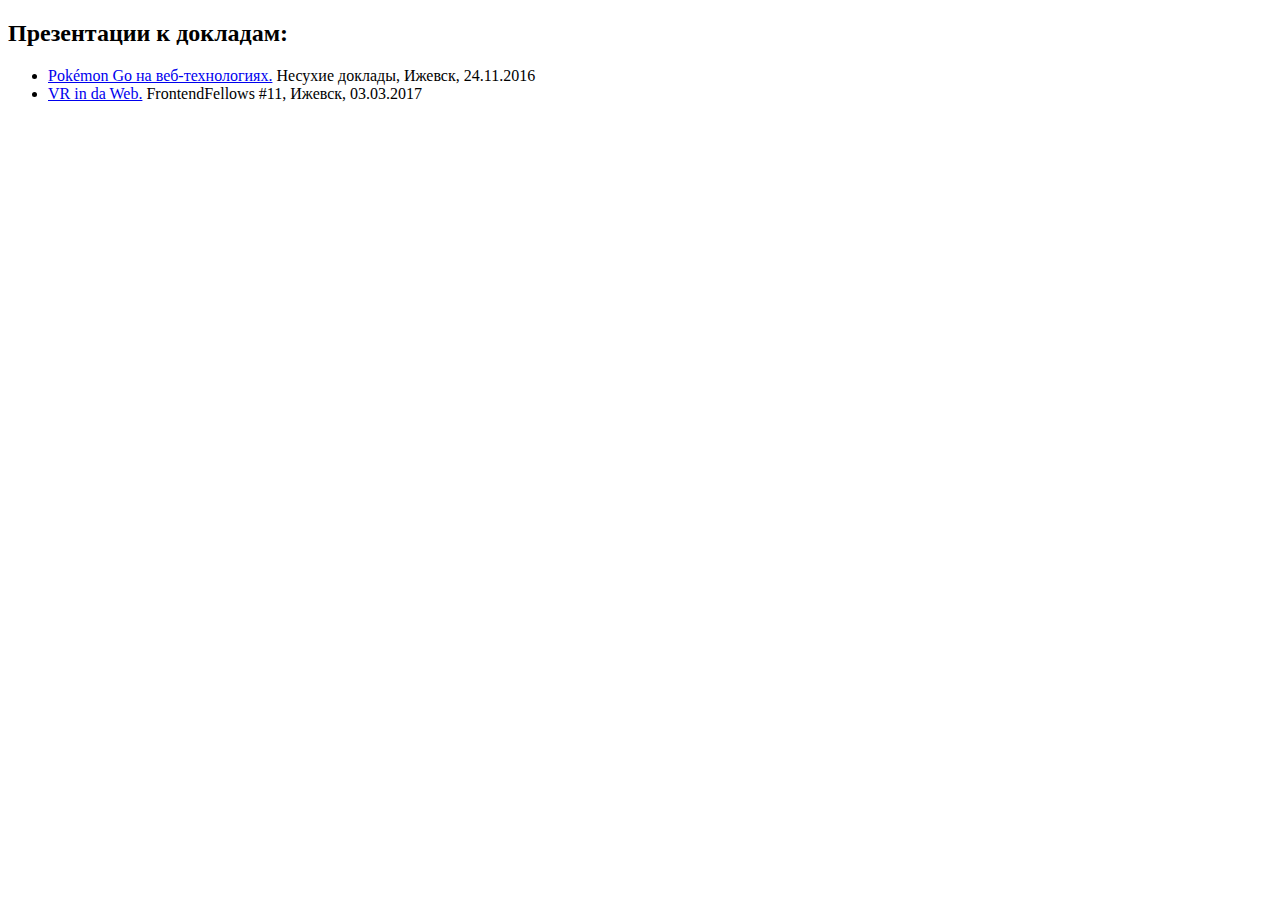
<file: index.html>
<!DOCTYPE html>
<html lang="en">
<head>
    <meta charset="UTF-8">
    <title>agegorin.github.io</title>
</head>
<body>
    <h2>Презентации к докладам:</h2>
    <ul>
        <li><a href="/web-poke-go-pres">Pokémon Go на веб-технологиях.</a> Несухие доклады, Ижевск, 24.11.2016</li>
        <li><a href="/vr-in-da-web">VR in da Web.</a> FrontendFellows #11, Ижевск, 03.03.2017</li>
    </ul>
</body>
</html>
</file>
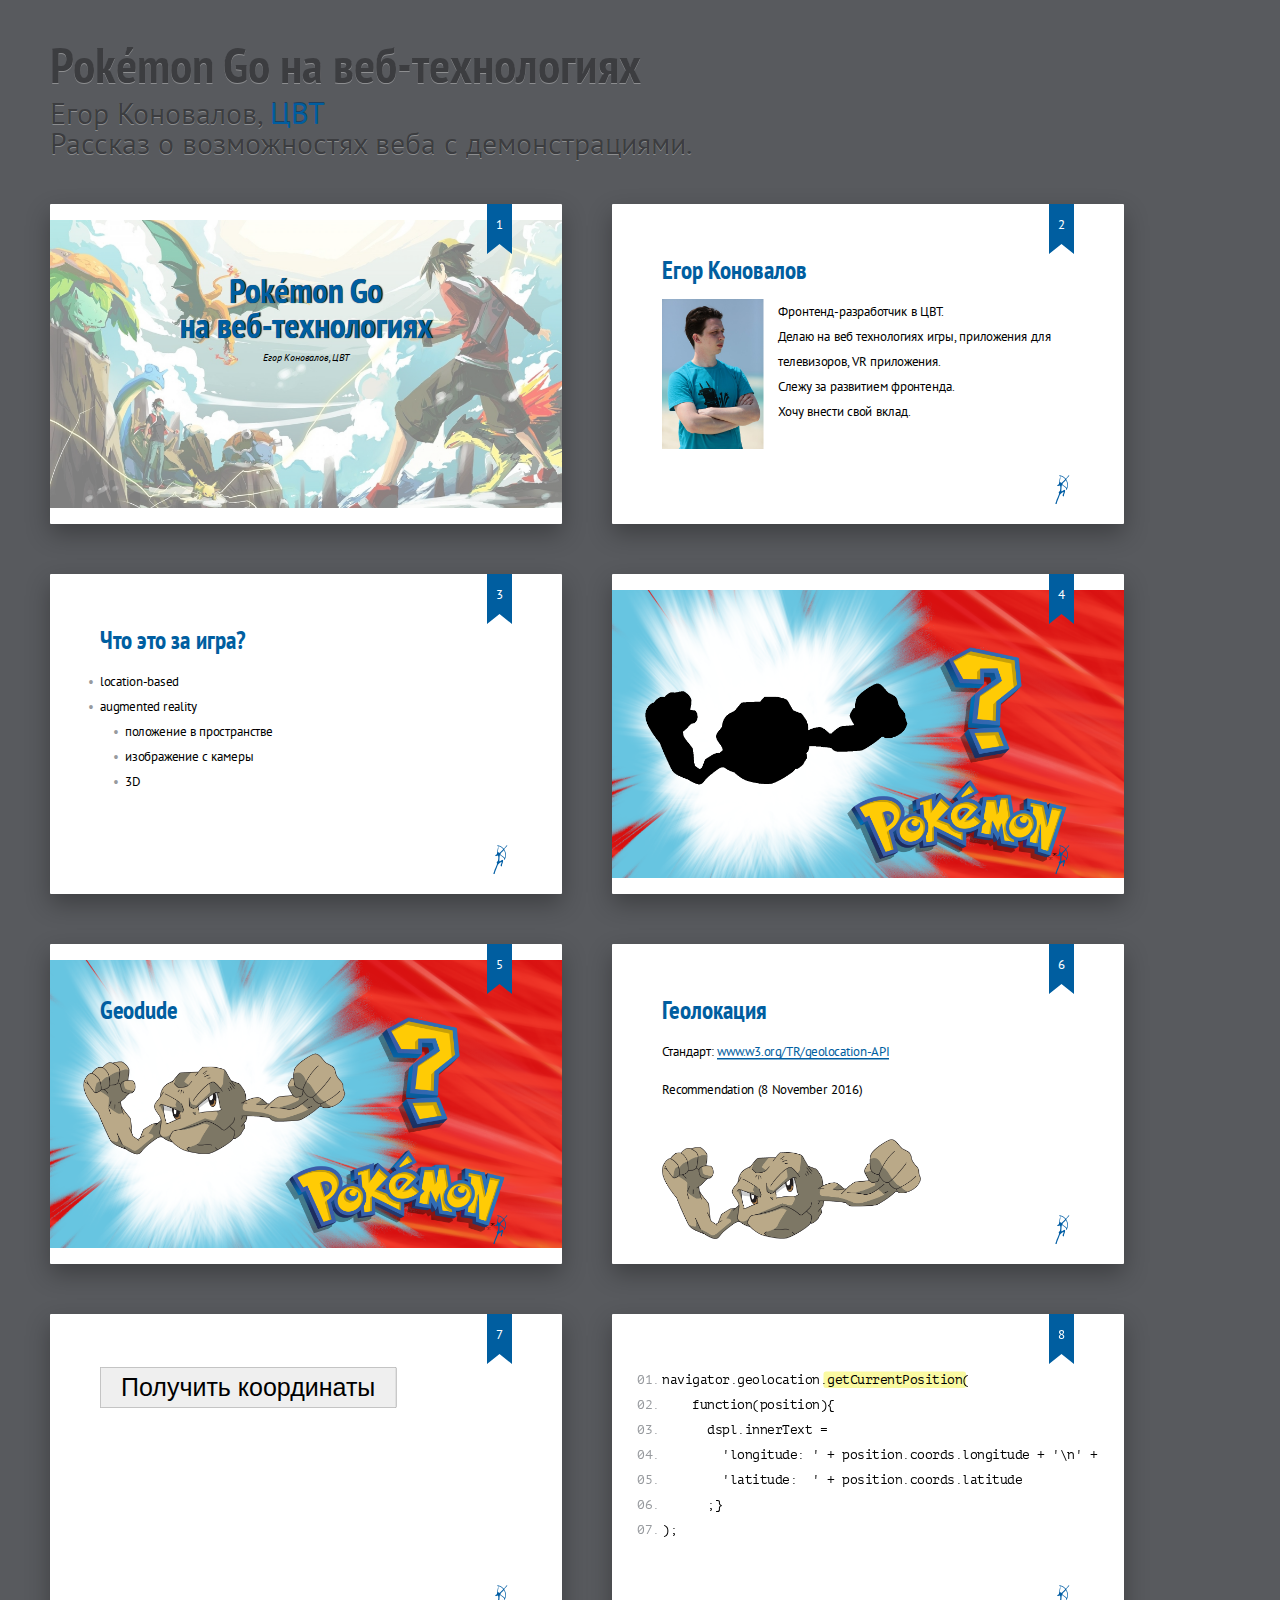
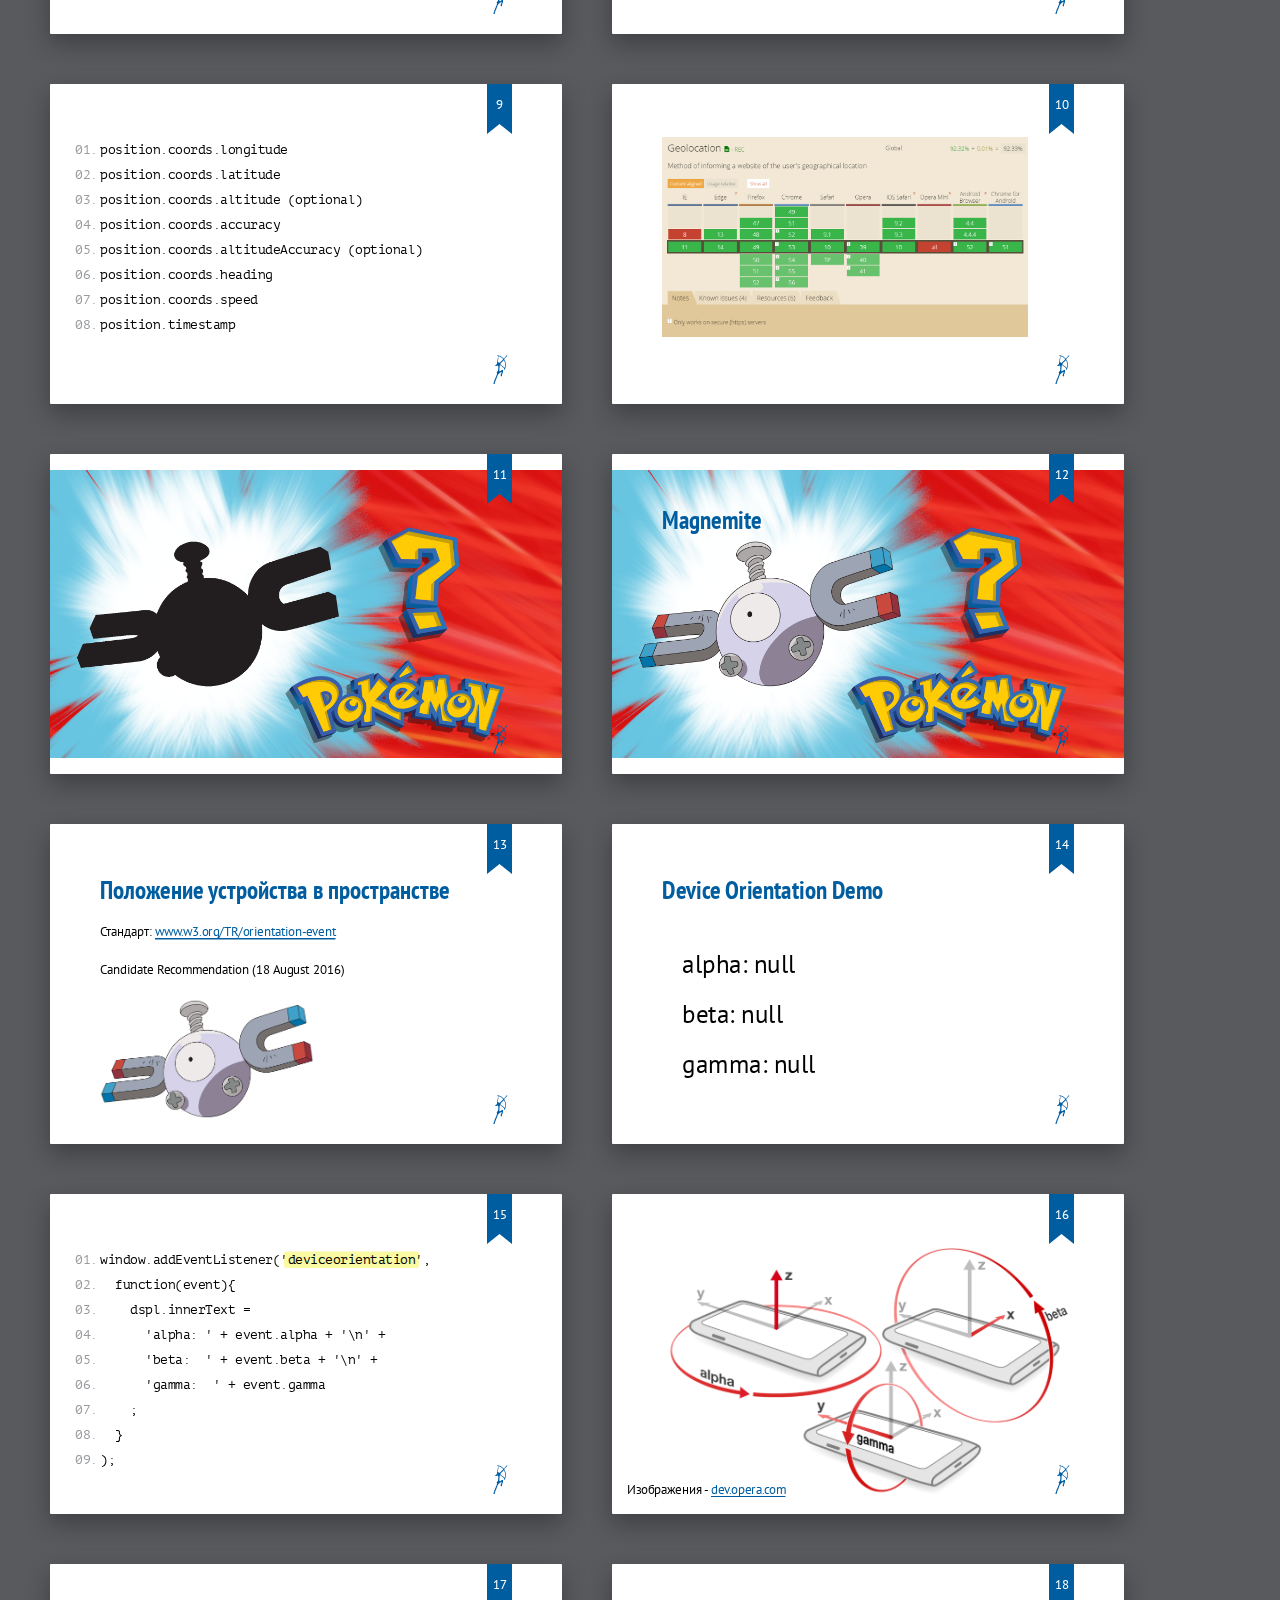
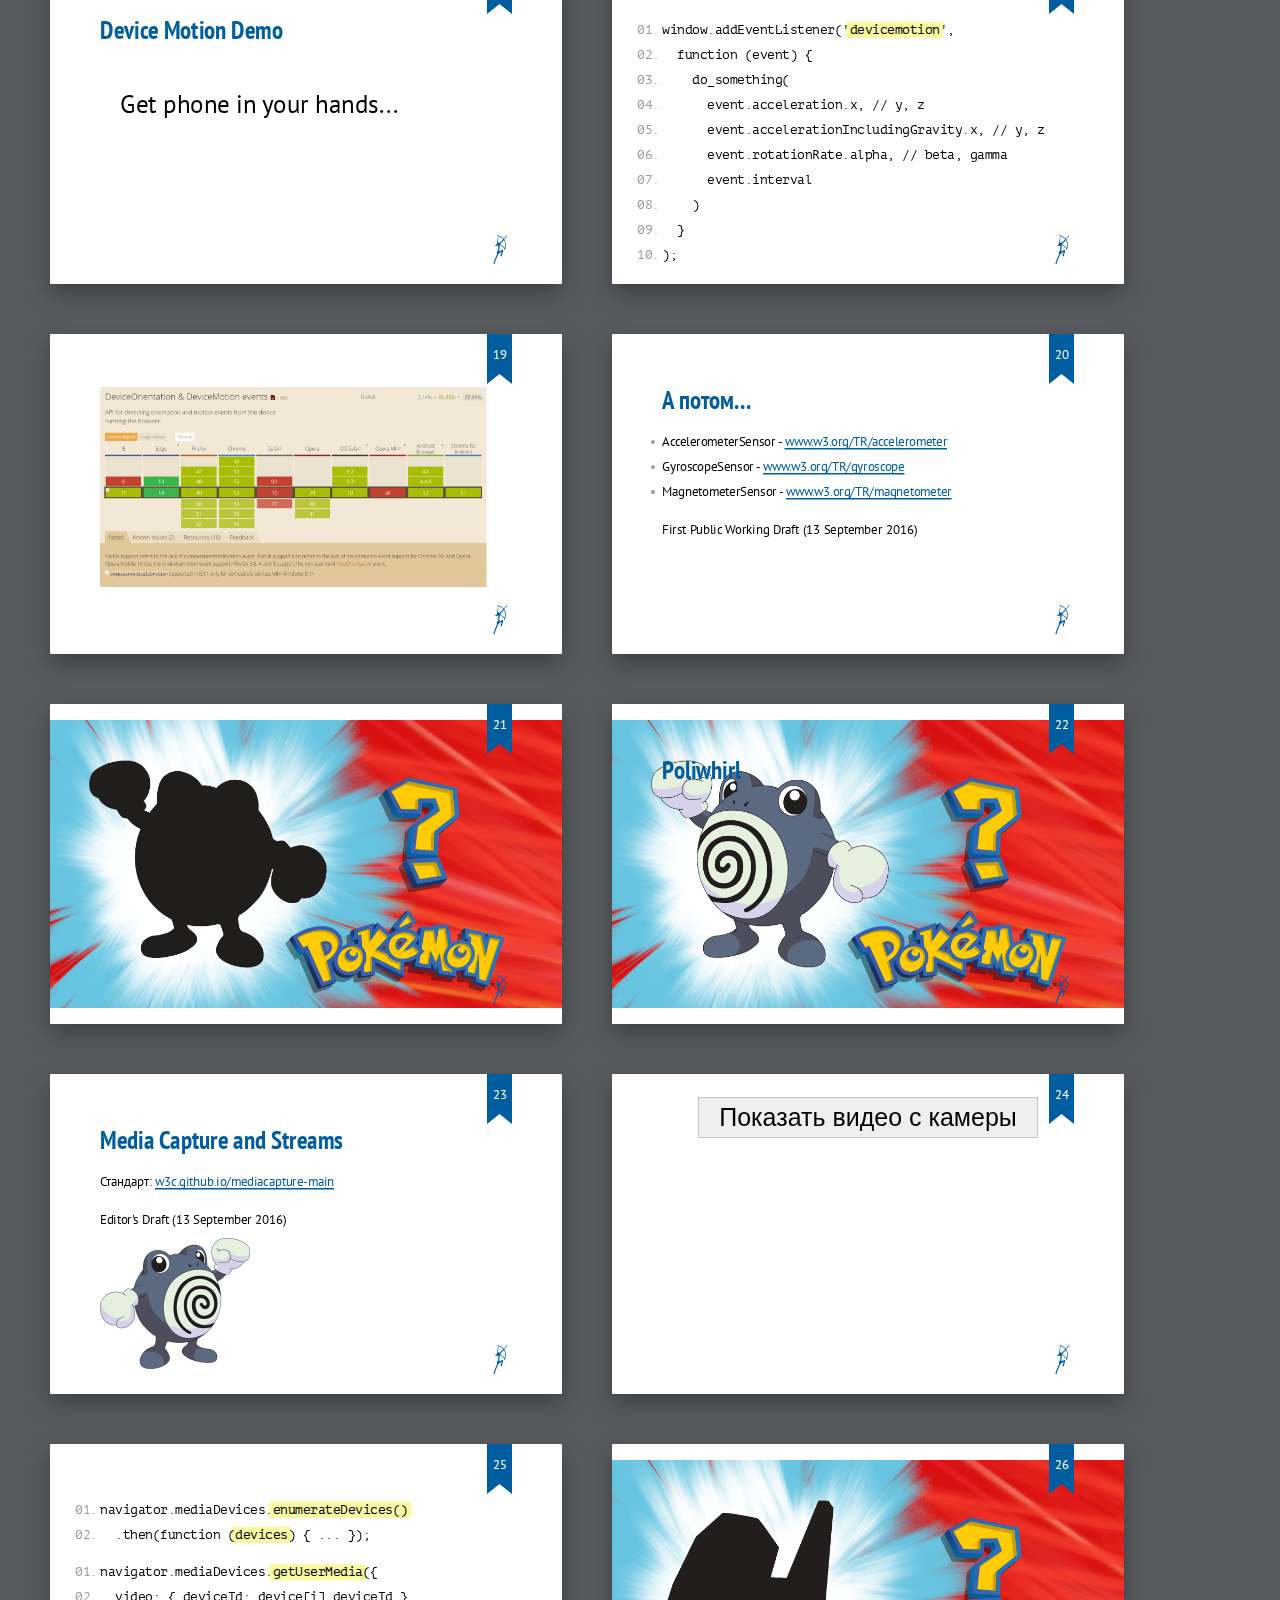
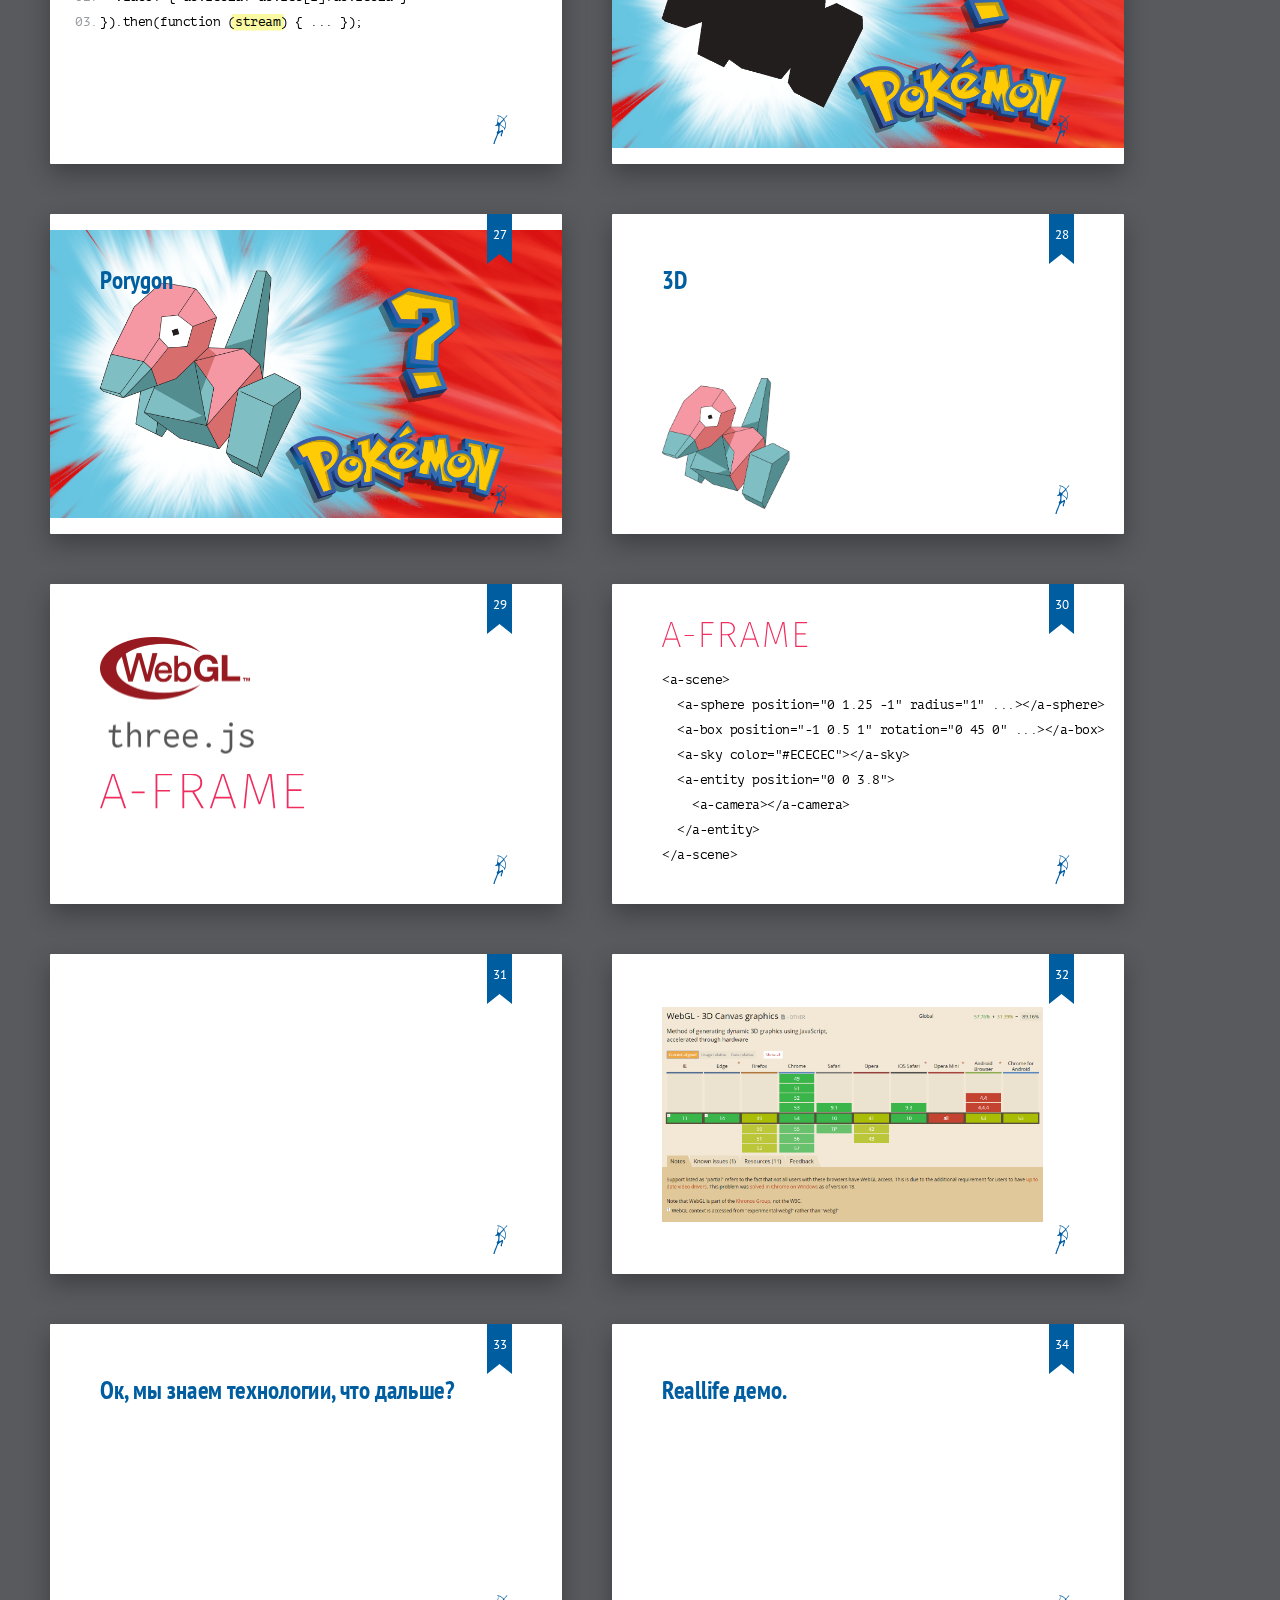
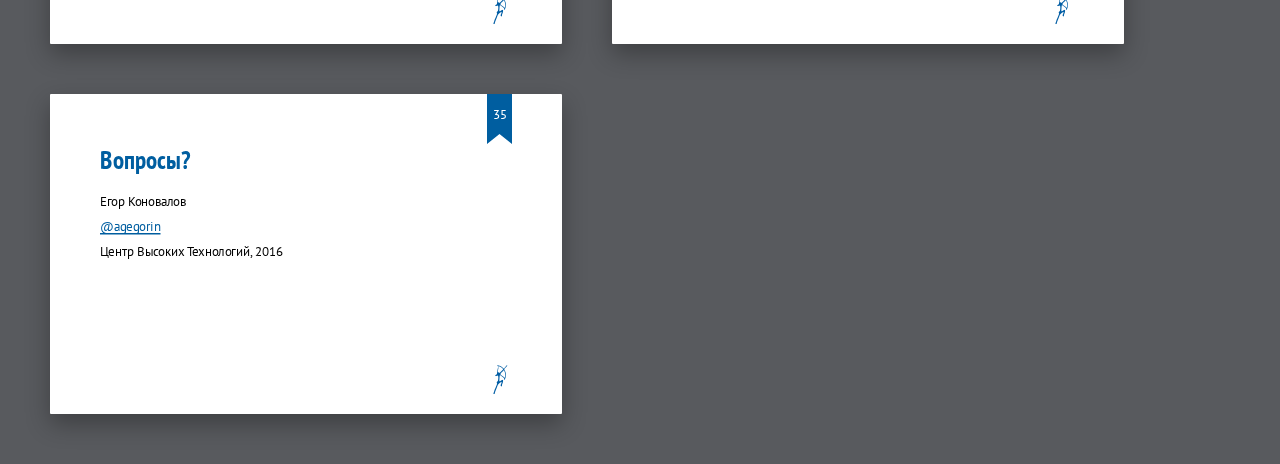
<file: web-poke-go-pres/index.html>
<!DOCTYPE html>
<html lang="en">
<head>
    <title>Pokémon Go на веб-технологиях</title>
    <meta charset="utf-8">
    <meta http-equiv="x-ua-compatible" content="ie=edge">
    <meta name="viewport" content="width=device-width, initial-scale=1">
    <link rel="stylesheet" href="css/screen-16x10.css">
</head>
<body class="shower list">
    <header class="caption">
        <h1>Pokémon Go на веб-технологиях</h1>
        <p>Егор Коновалов, <a href="http://www.htc-cs.ru/">ЦВТ</a></p>
        <p>Рассказ о возможностях веба с демонстрациями.</p>
    </header>
    <section class="slide" id="cover">
        <h2>Pokémon Go<br/>на веб-технологиях</h2>
        <p>Егор Коновалов, ЦВТ</p>
        <img src="pictures/cover.jpg" alt="" class="cover">
        <style>
            #cover h2 {
                margin: 30px 0 0;
                color: #005EA0;
                text-shadow: #000 1px 1px 2px, #fff -1px -1px 2px;
                text-align: center;
                font-size: 70px;
            }

            #cover p {
                margin: 10px 0 0;
                text-align: center;
                color: #000;
                font-style: italic;
                font-size: 20px;
            }

            #cover p a {
                color: #FFF;
            }

            #cover img {
                opacity: .5;
            }

            #cover::before{
                background: none;
            }
        </style>
    </section>
    <section class="slide" id="who_am_i">
        <h2>Егор Коновалов</h2>
        <img src="pictures/agegorin.jpg" height="300" />
        <ul>
            <li>Фронтенд-разработчик в ЦВТ.</li>
            <li>Делаю на веб технологиях игры, приложения для телевизоров, VR приложения.</li>
            <li>Слежу за развитием фронтенда.</li>
            <li>Хочу внести свой вклад.</li>
        </ul>
        <style>
            #who_am_i img {
                float: left;
                margin-right: 30px;
            }
            #who_am_i li:before {
                content: '';
            }
        </style>
    </section>
    <section class="slide" id="what_is_pokemon_go">
        <h2>Что это за игра?</h2>
        <ul>
            <li>location-based</li>
            <li>augmented reality</li>
            <ul class="next">
                <li>положение в пространстве</li>
                <li>изображение с камеры</li>
                <li>3D</li>
            </ul>
        </ul>
    </section>
    <section class="slide" id="whatthe-geo">
        <img src="pictures/whatthe-geodude.png" alt class="cover"/>
    </section>
    <section class="slide" id="whatthe-geo-view">
        <h2 class="next">Geodude</h2>
        <img src="pictures/whatthe-geodude-view.png" alt class="cover"/>
    </section>
    <section class="slide" id="geolocation">
        <h2>Геолокация</h2>
        <p>Стандарт: <a href="https://www.w3.org/TR/geolocation-API/">www.w3.org/TR/geolocation-API</a></p>
        <p>Recommendation (8 November 2016)</p>
        <img src="pictures/geodude.png" height="200" alt="Geodude" />
        <style>
            #geolocation img {
                position: absolute;
                bottom: 50px;
                left: 100px;
            }
        </style>
    </section>
    <section class="slide" id="geolocation-demo">
        <input type="button" class="btn js-geo-show" value="Получить координаты" />
        <p class="result js-geo-display"></p>
        <script>
          (function(){
            var shw = document.querySelector('.js-geo-show');
            var dspl = document.querySelector('.js-geo-display');

            shw.addEventListener('click',function () {
              if( !navigator.geolocation ) {
                dspl.innerText = 'Geolocation не поддерживается';
                return;
              }

              navigator.geolocation.getCurrentPosition(
                function(position){
                  dspl.innerText =
                    'longitude: ' + position.coords.longitude + '\n' +
                    'latitude:  ' + position.coords.latitude
                  ;
                },
                function(error){
                  dspl.innerText = 'Error: ' + JSON.stringify(error);
                }
              );
            });
          })();
        </script>
        <style>
            #geolocation-demo .btn{
                font-size: 2em;
                padding: 10px 40px;
            }
            #geolocation-demo .result{
                padding: 40px;
                font-size: 2em;
            }
        </style>
    </section>
    <section class="slide" id="geolocation-code">
        <pre>
            <code>navigator.geolocation.<mark>getCurrentPosition</mark>(</code>
            <code>    function(position){</code>
            <code>      dspl.innerText =</code>
            <code>        'longitude: ' + position.coords.longitude + '\n' +</code>
            <code>        'latitude:  ' + position.coords.latitude</code>
            <code>      ;}</code>
            <code>);</code>
        </pre>
    </section>
    <section class="slide" id="geolocation-additional">
        <pre>
            <code>position.coords.longitude</code>
            <code>position.coords.latitude</code>
            <code>position.coords.altitude (optional)</code>
            <code>position.coords.accuracy</code>
            <code>position.coords.altitudeAccuracy (optional)</code>
            <code>position.coords.heading</code>
            <code>position.coords.speed</code>
            <code>position.timestamp</code>
        </pre>
    </section>
    <section class="slide" id="geolocation-support">
        <img src="pictures/geolocation-support.png" height="400" />
    </section>

    <!-- Device orientation block -->
    <section class="slide" id="whatthe-do">
        <img src="pictures/whatthe-magnemite.png" alt class="cover"/>
    </section>
    <section class="slide" id="whatthe-do-view">
        <h2 class="next">Magnemite</h2>
        <img src="pictures/whatthe-magnemite-view.png" alt class="cover"/>
    </section>
    <section class="slide" id="device_orientation">
        <h2>Положение устройства в пространстве</h2>
        <p>Стандарт: <a href="https://www.w3.org/TR/orientation-event/">www.w3.org/TR/orientation-event</a></p>
        <p>Candidate Recommendation (18 August 2016)</p>
        <img src="pictures/magnemite.png" height="240" alt="Magnemite" />
        <style>
            #device_orientation img {
                position: absolute;
                bottom: 50px;
                left: 100px;
            }
        </style>
    </section>
    <section class="slide" id="device-orientation-demo">
        <h2>Device Orientation Demo</h2>
        <p class="result js-devorient-display">Device Orientation detection in progress...</p>
        <script>
          (function(){
            var dspl = document.querySelector('.js-devorient-display');

            window.addEventListener('deviceorientation',
              function(event){
                dspl.innerText =
                  'alpha: ' + event.alpha + '\n' +
                  'beta:  ' + event.beta + '\n' +
                  'gamma:  ' + event.gamma
                ;
              }
            );

          })();
        </script>
        <style>
            #device-orientation-demo .result{
                padding: 40px;
                font-size: 2em;
            }
        </style>
    </section>
    <section class="slide" id="device-orientation-code">
        <pre>
            <code>window.addEventListener('<mark>deviceorientation</mark>',</code>
            <code>  function(event){</code>
            <code>    dspl.innerText =</code>
            <code>      'alpha: ' + event.alpha + '\n' +</code>
            <code>      'beta:  ' + event.beta + '\n' +</code>
            <code>      'gamma:  ' + event.gamma</code>
            <code>    ;</code>
            <code>  }</code>
            <code>);</code>
        </pre>
    </section>
    <section class="slide" id="device-orientation-image">
        <img src="pictures/device-orientation.png" height="500px" />
        <p>Изображения - <a href="https://dev.opera.com/articles/w3c-device-orientation-api/">dev.opera.com</a></p>
        <style>
            #device-orientation-image p{
                position: absolute;
                bottom: 0;
                left: 30px;
            }
        </style>
    </section>
    <section class="slide" id="device-motion-demo">
        <h2>Device Motion Demo</h2>
        <p class="result">Get phone in your hands...</p>
        <style>
            #device-motion-demo .result{
                padding: 40px;
                font-size: 2em;
            }
        </style>
    </section>
    <section class="slide" id="device-motion-code">
        <pre>
            <code>window.addEventListener('<mark>devicemotion</mark>',</code>
            <code>  function (event) {</code>
            <code>    do_something(</code>
            <code>      event.acceleration.x, // y, z</code>
            <code>      event.accelerationIncludingGravity.x, // y, z</code>
            <code>      event.rotationRate.alpha, // beta, gamma</code>
            <code>      event.interval</code>
            <code>    )</code>
            <code>  }</code>
            <code>);</code>
        </pre>
    </section>
    <section class="slide" id="device-orientation-caniuse">
        <img src="pictures/device-orient-motion.png" height="400" />
    </section>
    <section class="slide" id="device-orientation-next">
        <h2>А потом...</h2>
        <ul>
            <li>AccelerometerSensor - <a href="http://www.w3.org/TR/accelerometer/">www.w3.org/TR/accelerometer</a></li>
            <li>GyroscopeSensor - <a href="http://www.w3.org/TR/gyroscope/">www.w3.org/TR/gyroscope</a></li>
            <li>MagnetometerSensor - <a href="http://www.w3.org/TR/magnetometer/">www.w3.org/TR/magnetometer</a></li>
        </ul>
        <p>First Public Working Draft (13 September 2016)</p>
    </section>

    <!-- Video capture block -->
    <section class="slide" id="whatthe-video">
        <img src="pictures/whatthe-poliwhirl.png" alt class="cover"/>
    </section>
    <section class="slide" id="whatthe-video-view">
        <h2 class="next">Poliwhirl</h2>
        <img src="pictures/whatthe-poliwhirl-view.png" alt class="cover"/>
    </section>
    <section class="slide" id="video_capture">
        <h2>Media Capture and Streams</h2>
        <p>Стандарт: <a href="https://w3c.github.io/mediacapture-main/">w3c.github.io/mediacapture-main</a></p>
        <p>Editor's Draft (13 September 2016)</p>
        <img src="pictures/poliwhirl.png" height="262" alt="Poliwhirl" />
        <style>
            #video_capture img {
                position: absolute;
                bottom: 50px;
                left: 100px;
            }
        </style>
    </section>
    <section class="slide" id="video-demo">
        <input type="button" value="Показать видео с камеры" class="startBtn js-video-start" />
        <video class="js-video-el" width="640" height="480" autoplay></video>
        <script>
            (function () {
                var videoStart = document.querySelector('.js-video-start');
                var videoEl = document.querySelector('.js-video-el');

                videoStart.addEventListener('click', function (e) {
                    e.preventDefault();

                    navigator.mediaDevices.enumerateDevices()
                        .then(function (devices) {

                            for (var i = 0; i < devices.length; i++) {
                                var device = devices[i];
                                console.log(device.kind, ": ", device.label +
                                        " id = " + device.deviceId);
                                if (device.kind === 'videoinput') {
                                    return navigator.mediaDevices.getUserMedia({
                                        video: {
                                            width: 640,
                                            height: 480,
                                            deviceId: device.deviceId
                                        }
                                    });
                                }
                            }

                            return Promise.resolve('q');
                        })
                        .then(function( stream ){
                            console.log(stream);
                            if( stream === 'q'){
                                return 0;
                            }

                            videoEl.src = window.URL.createObjectURL(stream);
                        })
                        .catch(function (err) {
                            console.log(err.name + ": " + err.message);
                        });
                })
            })()
        </script>
        <style>
            #video-demo .startBtn {
                display: block;
                font-size: 2em;
                padding: 10px 40px;
                margin: -60px auto 10px auto;
            }
            #video-demo video {
                display: block;
                margin: 0 auto;
            }
        </style>
    </section>
    <section class="slide" id="video-code">
        <pre>
            <code>navigator.mediaDevices.<mark>enumerateDevices()</mark></code>
            <code>  .then(function (<mark>devices</mark>) { ... });</code>
        </pre>
        <pre>
            <code>navigator.mediaDevices.<mark>getUserMedia</mark>({</code>
            <code>  video: { deviceId: device[i].deviceId }</code>
            <code>}).then(function (<mark>stream</mark>) { ... });</code>
        </pre>
    </section>

    <!-- 3D -->
    <section class="slide" id="whatthe-3d">
        <img src="pictures/whatthe-porygon.png" alt class="cover"/>
    </section>
    <section class="slide" id="whatthe-3d-view">
        <h2 class="next">Porygon</h2>
        <img src="pictures/whatthe-porygon-view.png" alt class="cover"/>
    </section>
    <section class="slide" id="three_d">
        <h2>3D</h2>
        <img src="pictures/porygon.png" height="262" alt="Porygon" />
        <style>
            #three_d img {
                position: absolute;
                bottom: 50px;
                left: 100px;
            }
        </style>
    </section>
    <section class="slide" id="three_d_webgl">
        <img src="pictures/WebGL_Logo.svg.png" height="125" width="300" alt="WebGL" /><br />
        <img class="next" src="pictures/threejs.png" height="116" width="322" alt="three.js" /><br />
        <img class="next" src="pictures/aframe-name-white.svg" height="70" alt="A-Frame" />
    </section>
    <section class="slide" id="three_d_a_frame">
        <h2><img src="pictures/aframe-name-white.svg" height="50" alt="A-Frame" /></h2>
        <pre><code>&lt;a-scene>
  &lt;a-sphere position="0 1.25 -1" radius="1" ...>&lt/a-sphere>
  &lt;a-box position="-1 0.5 1" rotation="0 45 0" ...>&lt;/a-box>
  &lt;a-sky color="#ECECEC">&lt/a-sky>
  &lt;a-entity position="0 0 3.8">
    &lt;a-camera>&lt;/a-camera>
  &lt;/a-entity>
&lt;/a-scene></code></pre>
        <style>
            #three_d_a_frame h2 {
                margin-top: -30px;
            }
        </style>
    </section>
    <section class="slide" id="aframe-demo">
        <iframe src="modules/aframe-demo.html" width="1020px" height="640px"></iframe>
        <style>
            #aframe-demo {
                padding: 0;
            }
        </style>
    </section>

    <section class="slide" id="webgl-support">
        <img src="pictures/webgl-support.png" height="430" alt="webgl support table" />
    </section>

    <section class="slide" id="what-next">
        <h2>Ок, мы знаем технологии, что дальше?</h2>

    </section>

    <section class="slide" id="reallife-demo">
        <h2>Reallife демо.</h2>
    </section>

    <section class="slide" id="end">
        <h2>Вопросы?</h2>
        <p>
            Егор Коновалов<br />
            <a href="https://twitter.com/agegorin">@agegorin</a><br />
            Центр Высоких Технологий, 2016<br />
        </p>
    </section>

    <!--
        To hide progress bar from entire presentation
        just remove “progress” element.
        -->
    <div class="progress"></div>
    <script src="shower/shower.min.js"></script>
</body>
</html>
</file>
<file: web-poke-go-pres/css/screen-16x10.css>
/**
 * Ribbon theme for Shower HTML presentation engine
 * shower-ribbon v2.0.8, https://github.com/shower/ribbon
 * @copyright 2010–2016 Vadim Makeev, http://pepelsbey.net/
 * @license MIT
 */
@charset "UTF-8";@font-face{font-family:PT Sans;src:url(../fonts/pt-sans-regular.woff) format("woff")}@font-face{font-weight:700;font-family:PT Sans;src:url(../fonts/pt-sans-bold.woff) format("woff")}@font-face{font-style:italic;font-family:PT Sans;src:url(../fonts/pt-sans-italic.woff) format("woff")}@font-face{font-style:italic;font-weight:700;font-family:PT Sans;src:url(../fonts/pt-sans-bold-italic.woff) format("woff")}@font-face{font-family:PT Sans Narrow;font-weight:700;src:url(../fonts/pt-sans-narrow-bold.woff) format("woff")}@font-face{font-family:PT Mono;src:url(../fonts/pt-mono-regular.woff) format("woff")}*,::after,::before{box-sizing:border-box}a,abbr,acronym,address,applet,article,aside,audio,b,big,blockquote,body,canvas,caption,center,cite,code,dd,del,details,dfn,div,dl,dt,em,embed,fieldset,figcaption,figure,footer,form,h1,h2,h3,h4,h5,h6,header,hgroup,html,i,iframe,img,ins,kbd,label,legend,li,mark,menu,nav,object,ol,output,p,pre,q,ruby,s,samp,section,small,span,strike,strong,sub,summary,sup,table,tbody,td,tfoot,th,thead,time,tr,tt,u,ul,var,video{margin:0;padding:0;border:0;font:inherit;vertical-align:baseline}article,aside,details,figcaption,figure,footer,header,hgroup,main,menu,nav,section{display:block}.caption p,body{line-height:1}ol,ul{list-style:none}blockquote,q{quotes:none}blockquote::after,blockquote::before,q::after,q::before{content:none}table{border-collapse:collapse;border-spacing:0}a{text-decoration:none}@page{margin:0;size:1024px 640px}.shower{color:#000;counter-reset:slide;font:25px/2 PT Sans,sans-serif;-webkit-print-color-adjust:exact;-webkit-text-size-adjust:none;-moz-text-size-adjust:none;-ms-text-size-adjust:none}@media print{.shower{text-rendering:geometricPrecision}}.caption{font-size:25px;display:none;margin-top:-.2em;padding:0 1em .93em;width:100%;color:#3c3d40;text-shadow:0 1px 0 #8d8e90}@media (min-width:1174px){.caption{font-size:50px}}@media (min-width:2348px){.caption{font-size:100px}}.caption h1{padding-bottom:.15em;font:700 1em/1 PT Sans Narrow,sans-serif}.caption p{font-size:.6em}.caption a{color:#005ea0;text-shadow:0 -1px 0 #1f3f60}.slide{position:relative;z-index:1;overflow:hidden;padding:106px 100px 0;width:1024px;height:640px;background:#fff;font-size:25px}.slide::after,.slide::before{position:absolute;right:100px;padding-top:15px;width:50px;height:100px;color:#fff;text-align:center}.slide::after{top:0;background:url(../images/ribbon.svg) no-repeat;counter-increment:slide;content:counter(slide)}.slide::before{bottom:0;background:url(../images/htc-logo.png) 12px 0 no-repeat;content:'';z-index:1}.slide h2{margin-bottom:34px;color:#005ea0;font:700 50px/1 PT Sans Narrow,sans-serif}.slide p{margin-bottom:1em}.slide p.note{color:#979a9e}.slide a{background:-webkit-linear-gradient(bottom,currentColor .09em,transparent .09em) repeat-x;background:linear-gradient(to top,currentColor .09em,transparent .09em) repeat-x;color:#005ea0}.slide b,.slide strong{font-weight:700}.slide blockquote,.slide dfn,.slide em,.slide i{font-style:italic}.slide code,.slide kbd,.slide mark,.slide samp{padding:.1em .3em;border-radius:.2em}.slide code,.slide kbd,.slide samp{background:rgba(88,90,94,.1);line-height:1;font-family:PT Mono,monospace,monospace}.slide mark{background:#fafaa2}.slide sub,.slide sup{position:relative;line-height:0;font-size:75%}.slide sub{bottom:-.25em}.slide sup{top:-.5em}.slide blockquote::before{position:absolute;margin:-.15em 0 0 -.43em;color:#ccc;line-height:1;font-size:8em;content:'\201C'}.slide blockquote+figcaption{margin:-1em 0 1em;font-style:italic;font-weight:700}.slide ol,.slide ul{margin-bottom:1em;counter-reset:list}.slide ol li,.slide ul li{page-break-inside:avoid;text-indent:-2em}.slide ol li::before,.slide ul li::before{display:inline-block;width:2em;color:#979a9e;text-align:right}.slide ol ol,.slide ol ul,.slide ul ol,.slide ul ul{margin-bottom:0;margin-left:2em}.slide ul>li::before{padding-right:.5em;content:'•'}.slide ul>li:lang(ru)::before{content:'—'}.slide ol>li::before{padding-right:.4em;counter-increment:list;content:counter(list) "."}.slide table{margin-left:-100px;margin-bottom:1em;width:calc(100% + 100px + 100px)}.slide table td:first-child,.slide table th:first-child{padding-left:96px}.slide table td:last-child,.slide table th:last-child{padding-right:96px}.slide table th{text-align:left;font-weight:700}.slide table tr:not(:last-of-type)>*{background:-webkit-linear-gradient(bottom,rgba(88,90,94,.5) .055em,transparent .055em) repeat-x;background:linear-gradient(to top,rgba(88,90,94,.5) .055em,transparent .055em) repeat-x}.slide table.striped tr:nth-child(even){background:rgba(88,90,94,.1)}.slide table.striped tr>*{background-image:none}.slide pre{margin-bottom:1em;counter-reset:code;white-space:normal}.slide pre code{display:block;margin-left:-100px;padding:0 0 0 100px;width:calc(100% + 100px + 100px);border-radius:0;background:0 0;line-height:2;white-space:pre;-moz-tab-size:4;-o-tab-size:4;tab-size:4}.slide pre code:not(:only-child).mark{background:rgba(88,90,94,.1)}.slide pre code:not(:only-child)::before{position:absolute;margin-left:-2em;color:#979a9e;counter-increment:code;content:counter(code,decimal-leading-zero) "."}.slide pre mark{position:relative;z-index:-1;margin:0 -.3em}.slide pre mark.important{background:#c00;color:#fff}.slide pre .comment{color:#999}.slide footer{position:absolute;right:0;bottom:-640px;left:0;display:none;padding:41px 100px 8px;background:#fbfbba;box-shadow:0 1px 0 #fafaa2 inset;-webkit-transition:bottom .3s;transition:bottom .3s}.slide footer mark{background:rgba(255,255,255,.8)}.slide:hover>footer{bottom:0}.slide.grid{background-image:url(../images/grid.png);-ms-interpolation-mode:nearest-neighbor;image-rendering:-webkit-optimize-contrast;image-rendering:-moz-crisp-edges;image-rendering:pixelated}@media (-webkit-min-device-pixel-ratio:2),(min-resolution:2dppx){.slide.grid{background-image:url(../images/grid@2x.png);background-size:1024px auto}}.slide.black{background-color:#000}.slide.black::after,.slide.white::after{visibility:hidden}.slide.white{background-color:#fff}.slide .double,.slide .triple{-webkit-column-gap:75px;-moz-column-gap:75px;column-gap:75px;-webkit-hyphens:auto;-ms-hyphens:auto;hyphens:auto}.slide .double{-webkit-column-count:2;-moz-column-count:2;column-count:2}.slide .triple{-webkit-column-count:3;-moz-column-count:3;column-count:3}.slide .shout{position:absolute;top:50%;left:0;width:100%;text-align:center;line-height:1;font-size:150px;-webkit-transform:translateY(-50%);transform:translateY(-50%)}.slide .shout a{background:-webkit-linear-gradient(bottom,currentColor .11em,transparent .11em) repeat-x;background:linear-gradient(to top,currentColor .11em,transparent .11em) repeat-x}.slide .cover{z-index:-1;max-width:100%;max-height:100%}.slide .cover.w,.slide .cover.width{width:100%;max-height:none}.slide .cover.h,.slide .cover.height{height:100%;max-width:none}.slide .cover+figcaption{position:absolute;bottom:20px;right:10px;font-size:12px;opacity:.7;-webkit-transform-origin:0 100%;transform-origin:0 100%;-webkit-transform:translateX(100%) rotate(-90deg);transform:translateX(100%) rotate(-90deg)}.slide .cover+figcaption.white{color:#fff}.slide .cover+figcaption a{color:currentcolor}.slide .cover,.slide .place{position:absolute;top:50%;left:50%;-webkit-transform:translate(-50%,-50%);transform:translate(-50%,-50%)}.slide .place.b.l,.slide .place.b.r,.slide .place.bottom.left,.slide .place.bottom.right,.slide .place.t.l,.slide .place.t.r,.slide .place.top.left,.slide .place.top.right{-webkit-transform:none;transform:none}.slide .place.b,.slide .place.bottom,.slide .place.t,.slide .place.top{-webkit-transform:translate(-50%,0);transform:translate(-50%,0)}.slide .place.l,.slide .place.left,.slide .place.r,.slide .place.right{-webkit-transform:translate(0,-50%);transform:translate(0,-50%)}.slide .place.t,.slide .place.t.r,.slide .place.top,.slide .place.top.left,.slide .place.top.right{top:0}.slide .place.r,.slide .place.right{right:0;left:auto}.slide .place.b,.slide .place.b.l,.slide .place.b.r,.slide .place.bottom,.slide .place.bottom.left,.slide .place.bottom.right{top:auto;bottom:0}.slide .place.l,.slide .place.left{left:0}.progress{left:-20px;bottom:0;z-index:1;display:none;width:0;height:0;box-sizing:content-box;border:10px solid #005ea0;border-right-color:transparent;-webkit-transition:width .2s linear;transition:width .2s linear;clip:rect(10px,1044px,20px,20px)}.progress[style*='100%']{padding-left:10px}.badge,.badge a,.progress{position:absolute}.badge{font-size:10px;top:0;z-index:1;overflow:hidden;display:none;width:9em;height:9em;right:0;visibility:hidden}@media (min-width:1174px){.badge{font-size:20px}}@media (min-width:2348px){.badge{font-size:40px}}.badge a{right:-50%;bottom:50%;left:-50%;visibility:visible;background:#005ea0;color:#fff;text-align:center;line-height:2;-webkit-transform-origin:50% 100%;transform-origin:50% 100%;-webkit-transform:rotate(45deg);transform:rotate(45deg)}.region{display:none}@media screen{.shower.list{padding-top:25px;width:100%;display:-webkit-box;display:-webkit-flex;display:-ms-flexbox;display:flex;-webkit-flex-wrap:wrap;-ms-flex-wrap:wrap;flex-wrap:wrap;background:#585a5e;position:absolute;clip:rect(0,auto,auto,0)}}@media screen and (min-width:1174px){.shower.list{padding-top:50px}}@media screen and (min-width:2348px){.shower.list{padding-top:100px}}@media screen{.shower.list .caption{display:block}.shower.list .slide{-webkit-transform-origin:0 0;transform-origin:0 0;margin:0 -768px -455px 25px;-webkit-transform:scale(.25);transform:scale(.25);border-radius:2px;box-shadow:0 20px 50px rgba(0,0,0,.3)}}@media screen and (min-width:1174px){.shower.list .slide{margin:0 -512px -270px 50px;-webkit-transform:scale(.5);transform:scale(.5)}}@media screen and (min-width:2348px){.shower.list .slide{margin:0 0 100px 100px;-webkit-transform:scale(1);transform:scale(1)}}@media screen{.shower.list .slide:hover{box-shadow:0 0 0 20px rgba(0,0,0,.1),0 20px 50px rgba(0,0,0,.3)}.shower.list .slide:target{box-shadow:0 0 0 1px #00406d,0 0 0 20px #005ea0,0 20px 50px rgba(0,0,0,.3)}.shower.list .slide *{pointer-events:none}.shower.list .badge,.shower.list .slide footer{display:block}.shower.full{position:absolute;top:50%;left:50%;overflow:hidden;margin:-320px 0 0 -512px;width:1024px;height:640px;background:#000}.shower.full .slide{position:absolute;top:0;left:0;margin-left:-150%;visibility:hidden}.shower.full .slide:target{margin:0;visibility:visible}.shower.full .slide pre code:not(:only-child).mark.next{visibility:visible;background:0 0}.shower.full .slide pre code:not(:only-child).mark.next.active{background:rgba(88,90,94,.1)}.shower.full .slide .next{visibility:hidden}.shower.full .slide .next.active{visibility:visible}.shower.full .slide .shout.grow,.shower.full .slide .shout.shrink{opacity:0;-webkit-transition:.4s ease-out;transition:.4s ease-out;-webkit-transition-property:opacity,-webkit-transform;transition-property:opacity,transform;transition-property:opacity,transform,-webkit-transform}.shower.full .slide .shout.grow{-webkit-transform:scale(.1) translateY(-50%);transform:scale(.1) translateY(-50%)}.shower.full .slide .shout.shrink{-webkit-transform:scale(10) translateY(-50%);transform:scale(10) translateY(-50%)}.shower.full .slide:target .shout.grow,.shower.full .slide:target .shout.shrink{opacity:1;-webkit-transform:scale(1) translateY(-50%);transform:scale(1) translateY(-50%)}.shower.full .progress{display:block;-webkit-transform:translateZ(0);transform:translateZ(0)}.shower.full .region{position:absolute;clip:rect(0 0 0 0);overflow:hidden;margin:-1px;padding:0;width:1px;height:1px;border:none;display:block}}
</file>
